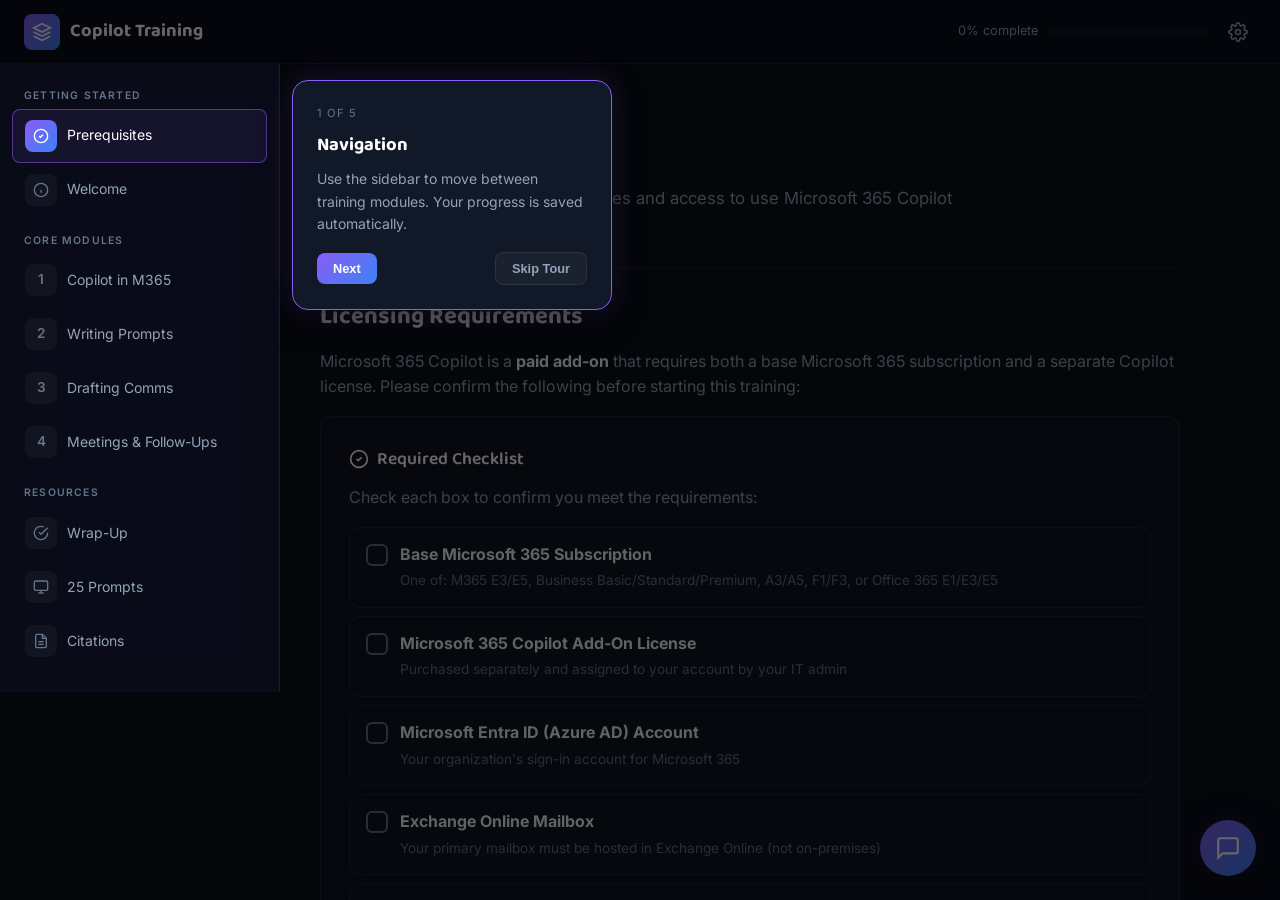
<file: index.html>
<!DOCTYPE html>
<html lang="en">

<head>
  <meta charset="UTF-8">
  <meta name="viewport" content="width=device-width, initial-scale=1.0">
  <title>Microsoft Copilot Training — Executive Assistants & Admins</title>
  <meta name="description"
    content="Interactive 60-minute training tutorial on Microsoft 365 Copilot for Executive Assistants and Admins. AI-guided learning with hands-on exercises.">
  <link rel="stylesheet" href="styles.css">
  <link rel="icon"
    href="data:image/svg+xml,<svg xmlns='http://www.w3.org/2000/svg' viewBox='0 0 100 100'><rect width='100' height='100' rx='20' fill='%238b5cf6'/><text y='72' x='18' font-size='60' fill='white' font-family='sans-serif' font-weight='bold'>C</text></svg>">
</head>

<body>

  <!-- ======== TOPBAR ======== -->
  <header class="topbar">
    <div class="topbar-left">
      <button class="hamburger" id="hamburger" aria-label="Toggle navigation">
        <svg viewBox="0 0 24 24" fill="none" stroke="currentColor" stroke-width="2">
          <line x1="3" y1="6" x2="21" y2="6" />
          <line x1="3" y1="12" x2="21" y2="12" />
          <line x1="3" y1="18" x2="21" y2="18" />
        </svg>
      </button>
      <div class="topbar-brand">
        <div class="brand-icon">
          <svg width="20" height="20" viewBox="0 0 24 24" fill="none" stroke="white" stroke-width="2">
            <path d="M12 2L2 7l10 5 10-5-10-5z" />
            <path d="M2 17l10 5 10-5" />
            <path d="M2 12l10 5 10-5" />
          </svg>
        </div>
        Copilot Training
      </div>
    </div>
    <div class="topbar-right">
      <div class="progress-container">
        <span class="progress-text" id="progressText">0% complete</span>
        <div class="progress-bar-track">
          <div class="progress-bar-fill" id="progressFill"></div>
        </div>
      </div>
      <button class="btn-icon" id="settingsBtn" aria-label="Settings" title="API Key Settings">
        <svg viewBox="0 0 24 24" fill="none" stroke="currentColor" stroke-width="2">
          <circle cx="12" cy="12" r="3" />
          <path
            d="M19.4 15a1.65 1.65 0 0 0 .33 1.82l.06.06a2 2 0 0 1-2.83 2.83l-.06-.06a1.65 1.65 0 0 0-1.82-.33 1.65 1.65 0 0 0-1 1.51V21a2 2 0 0 1-4 0v-.09A1.65 1.65 0 0 0 9 19.4a1.65 1.65 0 0 0-1.82.33l-.06.06a2 2 0 0 1-2.83-2.83l.06-.06A1.65 1.65 0 0 0 4.68 15a1.65 1.65 0 0 0-1.51-1H3a2 2 0 0 1 0-4h.09A1.65 1.65 0 0 0 4.6 9a1.65 1.65 0 0 0-.33-1.82l-.06-.06a2 2 0 0 1 2.83-2.83l.06.06A1.65 1.65 0 0 0 9 4.68a1.65 1.65 0 0 0 1-1.51V3a2 2 0 0 1 4 0v.09a1.65 1.65 0 0 0 1 1.51 1.65 1.65 0 0 0 1.82-.33l.06-.06a2 2 0 0 1 2.83 2.83l-.06.06A1.65 1.65 0 0 0 19.4 9a1.65 1.65 0 0 0 1.51 1H21a2 2 0 0 1 0 4h-.09a1.65 1.65 0 0 0-1.51 1z" />
        </svg>
      </button>
    </div>
  </header>

  <!-- ======== SIDEBAR ======== -->
  <nav class="sidebar" id="sidebar">
    <div class="sidebar-section">
      <div class="sidebar-label">Getting Started</div>
      <div class="nav-item active" data-module="prerequisites">
        <div class="nav-icon">
          <svg width="16" height="16" viewBox="0 0 24 24" fill="none" stroke="currentColor" stroke-width="2">
            <path d="M9 12l2 2 4-4" />
            <circle cx="12" cy="12" r="10" />
          </svg>
        </div>
        <span class="nav-label">Prerequisites</span>
        <svg class="nav-check" viewBox="0 0 24 24" fill="none" stroke="currentColor" stroke-width="2.5">
          <polyline points="20 6 9 17 4 12" />
        </svg>
      </div>
      <div class="nav-item" data-module="welcome">
        <div class="nav-icon">
          <svg width="16" height="16" viewBox="0 0 24 24" fill="none" stroke="currentColor" stroke-width="2">
            <circle cx="12" cy="12" r="10" />
            <line x1="12" y1="16" x2="12" y2="12" />
            <line x1="12" y1="8" x2="12.01" y2="8" />
          </svg>
        </div>
        <span class="nav-label">Welcome</span>
        <svg class="nav-check" viewBox="0 0 24 24" fill="none" stroke="currentColor" stroke-width="2.5">
          <polyline points="20 6 9 17 4 12" />
        </svg>
      </div>
    </div>
    <div class="sidebar-section">
      <div class="sidebar-label">Core Modules</div>
      <div class="nav-item" data-module="module1">
        <div class="nav-icon">1</div>
        <span class="nav-label">Copilot in M365</span>
        <svg class="nav-check" viewBox="0 0 24 24" fill="none" stroke="currentColor" stroke-width="2.5">
          <polyline points="20 6 9 17 4 12" />
        </svg>
      </div>
      <div class="nav-item" data-module="module2">
        <div class="nav-icon">2</div>
        <span class="nav-label">Writing Prompts</span>
        <svg class="nav-check" viewBox="0 0 24 24" fill="none" stroke="currentColor" stroke-width="2.5">
          <polyline points="20 6 9 17 4 12" />
        </svg>
      </div>
      <div class="nav-item" data-module="module3">
        <div class="nav-icon">3</div>
        <span class="nav-label">Drafting Comms</span>
        <svg class="nav-check" viewBox="0 0 24 24" fill="none" stroke="currentColor" stroke-width="2.5">
          <polyline points="20 6 9 17 4 12" />
        </svg>
      </div>
      <div class="nav-item" data-module="module4">
        <div class="nav-icon">4</div>
        <span class="nav-label">Meetings & Follow-Ups</span>
        <svg class="nav-check" viewBox="0 0 24 24" fill="none" stroke="currentColor" stroke-width="2.5">
          <polyline points="20 6 9 17 4 12" />
        </svg>
      </div>
    </div>
    <div class="sidebar-section">
      <div class="sidebar-label">Resources</div>
      <div class="nav-item" data-module="wrapup">
        <div class="nav-icon">
          <svg width="16" height="16" viewBox="0 0 24 24" fill="none" stroke="currentColor" stroke-width="2">
            <path d="M22 11.08V12a10 10 0 1 1-5.93-9.14" />
            <polyline points="22 4 12 14.01 9 11.01" />
          </svg>
        </div>
        <span class="nav-label">Wrap-Up</span>
        <svg class="nav-check" viewBox="0 0 24 24" fill="none" stroke="currentColor" stroke-width="2.5">
          <polyline points="20 6 9 17 4 12" />
        </svg>
      </div>
      <div class="nav-item" data-module="reference">
        <div class="nav-icon">
          <svg width="16" height="16" viewBox="0 0 24 24" fill="none" stroke="currentColor" stroke-width="2">
            <rect x="2" y="3" width="20" height="14" rx="2" />
            <line x1="8" y1="21" x2="16" y2="21" />
            <line x1="12" y1="17" x2="12" y2="21" />
          </svg>
        </div>
        <span class="nav-label">25 Prompts</span>
        <svg class="nav-check" viewBox="0 0 24 24" fill="none" stroke="currentColor" stroke-width="2.5">
          <polyline points="20 6 9 17 4 12" />
        </svg>
      </div>
      <div class="nav-item" data-module="citations">
        <div class="nav-icon">
          <svg width="16" height="16" viewBox="0 0 24 24" fill="none" stroke="currentColor" stroke-width="2">
            <path d="M14 2H6a2 2 0 0 0-2 2v16a2 2 0 0 0 2 2h12a2 2 0 0 0 2-2V8z" />
            <polyline points="14 2 14 8 20 8" />
            <line x1="16" y1="13" x2="8" y2="13" />
            <line x1="16" y1="17" x2="8" y2="17" />
          </svg>
        </div>
        <span class="nav-label">Citations</span>
        <svg class="nav-check" viewBox="0 0 24 24" fill="none" stroke="currentColor" stroke-width="2.5">
          <polyline points="20 6 9 17 4 12" />
        </svg>
      </div>
    </div>
  </nav>
  <div class="sidebar-overlay"></div>

  <!-- ======== MAIN CONTENT (rendered by JS) ======== -->
  <main class="main-content" id="moduleContainer"></main>

  <!-- ======== CHAT TOGGLE ======== -->
  <button class="chat-toggle" aria-label="Open AI Assistant">
    <svg viewBox="0 0 24 24" fill="none" stroke="currentColor" stroke-width="2">
      <path d="M21 15a2 2 0 0 1-2 2H7l-4 4V5a2 2 0 0 1 2-2h14a2 2 0 0 1 2 2z" />
    </svg>
  </button>

  <!-- ======== CHAT PANEL ======== -->
  <aside class="chat-panel" id="chatPanel">
    <div class="chat-header">
      <div class="chat-header-title">
        <div class="dot"></div> AI Training Assistant
      </div>
      <button class="btn-icon" id="chatClose" aria-label="Close chat">
        <svg viewBox="0 0 24 24" fill="none" stroke="currentColor" stroke-width="2">
          <line x1="18" y1="6" x2="6" y2="18" />
          <line x1="6" y1="6" x2="18" y2="18" />
        </svg>
      </button>
    </div>
    <div class="chat-messages" id="chatMessages"></div>
    <div class="chat-input-area">
      <textarea class="chat-input" id="chatInput" placeholder="Ask about Copilot..." rows="1"></textarea>
      <button class="chat-send" id="chatSend" aria-label="Send message">
        <svg viewBox="0 0 24 24" fill="none" stroke="currentColor" stroke-width="2">
          <line x1="22" y1="2" x2="11" y2="13" />
          <polygon points="22 2 15 22 11 13 2 9 22 2" />
        </svg>
      </button>
    </div>
  </aside>

  <!-- ======== API KEY MODAL ======== -->
  <div class="modal-overlay" id="apiKeyModal">
    <div class="modal">
      <h2>Set Up AI Assistant</h2>
      <p>Enter your Google Gemini API key to enable the AI training assistant. Your key is stored locally and never sent
        to any server except Google's API.</p>
      <input type="password" class="modal-input" id="apiKeyInput" placeholder="Paste your Gemini API key here...">
      <div class="modal-error" id="apiKeyError"></div>
      <div style="display:flex;gap:10px;justify-content:flex-end">
        <button class="btn btn-secondary" id="apiKeyCancel">Skip for Now</button>
        <button class="btn btn-primary" id="apiKeySave">Save & Continue</button>
      </div>
    </div>
  </div>

  <!-- Scripts: content data first, then app logic -->
  <script src="content.js"></script>
  <script src="app.js"></script>
</body>

</html>
</file>
<file: styles.css>
/* ============================================
   COPILOT TRAINING APP — Design System
   Dark mode, glassmorphism, purple/blue accents
   Font: Inter (body), Baloo 2 (headings)
   ============================================ */

@import url('https://fonts.googleapis.com/css2?family=Inter:wght@300;400;500;600;700&family=Baloo+2:wght@400;500;600;700;800&display=swap');

/* --- CSS Variables --- */
:root {
  --bg-primary: #0a0e1a;
  --bg-secondary: #111827;
  --bg-card: rgba(17, 24, 39, 0.7);
  --bg-glass: rgba(255, 255, 255, 0.04);
  --bg-glass-hover: rgba(255, 255, 255, 0.08);
  --border-glass: rgba(255, 255, 255, 0.08);
  --border-active: rgba(139, 92, 246, 0.5);

  --text-primary: #f1f5f9;
  --text-secondary: #94a3b8;
  --text-muted: #64748b;
  --text-heading: #ffffff;

  --accent-purple: #8b5cf6;
  --accent-blue: #3b82f6;
  --accent-teal: #14b8a6;
  --accent-pink: #ec4899;
  --accent-gradient: linear-gradient(135deg, #8b5cf6, #3b82f6);
  --accent-gradient-warm: linear-gradient(135deg, #ec4899, #8b5cf6);

  --success: #22c55e;
  --warning: #f59e0b;
  --error: #ef4444;

  --sidebar-width: 280px;
  --topbar-height: 64px;
  --chat-width: 400px;
  --radius: 12px;
  --radius-sm: 8px;
  --radius-lg: 16px;

  --shadow-sm: 0 1px 3px rgba(0, 0, 0, 0.3);
  --shadow-md: 0 4px 12px rgba(0, 0, 0, 0.4);
  --shadow-lg: 0 8px 32px rgba(0, 0, 0, 0.5);
  --shadow-glow: 0 0 20px rgba(139, 92, 246, 0.15);

  --transition-fast: 150ms ease;
  --transition-normal: 250ms ease;
  --transition-slow: 400ms ease;
}

/* --- Reset & Base --- */
*,
*::before,
*::after {
  box-sizing: border-box;
  margin: 0;
  padding: 0;
}

html {
  scroll-behavior: smooth;
}

body {
  font-family: 'Inter', -apple-system, BlinkMacSystemFont, sans-serif;
  background: var(--bg-primary);
  color: var(--text-primary);
  line-height: 1.6;
  min-height: 100vh;
  overflow-x: hidden;
  -webkit-font-smoothing: antialiased;
}

h1,
h2,
h3,
h4,
h5 {
  font-family: 'Baloo 2', 'Inter', sans-serif;
  color: var(--text-heading);
  line-height: 1.3;
}

a {
  color: var(--accent-blue);
  text-decoration: none;
  transition: color var(--transition-fast);
}

a:hover {
  color: var(--accent-purple);
}

/* --- Scrollbar --- */
::-webkit-scrollbar {
  width: 6px;
}

::-webkit-scrollbar-track {
  background: transparent;
}

::-webkit-scrollbar-thumb {
  background: rgba(255, 255, 255, 0.1);
  border-radius: 3px;
}

::-webkit-scrollbar-thumb:hover {
  background: rgba(255, 255, 255, 0.2);
}

/* ============ TOPBAR ============ */
.topbar {
  position: fixed;
  top: 0;
  left: 0;
  right: 0;
  height: var(--topbar-height);
  background: rgba(10, 14, 26, 0.85);
  backdrop-filter: blur(20px);
  border-bottom: 1px solid var(--border-glass);
  display: flex;
  align-items: center;
  justify-content: space-between;
  padding: 0 24px;
  z-index: 100;
}

.topbar-left {
  display: flex;
  align-items: center;
  gap: 16px;
}

.hamburger {
  display: none;
  background: none;
  border: none;
  color: var(--text-primary);
  cursor: pointer;
  padding: 8px;
  border-radius: var(--radius-sm);
  transition: background var(--transition-fast);
}

.hamburger:hover {
  background: var(--bg-glass-hover);
}

.hamburger svg {
  width: 24px;
  height: 24px;
}

.topbar-brand {
  display: flex;
  align-items: center;
  gap: 10px;
  font-family: 'Baloo 2', sans-serif;
  font-weight: 700;
  font-size: 1.15rem;
  color: var(--text-heading);
}

.brand-icon {
  width: 36px;
  height: 36px;
  background: var(--accent-gradient);
  border-radius: var(--radius-sm);
  display: flex;
  align-items: center;
  justify-content: center;
}

.topbar-right {
  display: flex;
  align-items: center;
  gap: 12px;
}

.progress-container {
  display: flex;
  align-items: center;
  gap: 10px;
  font-size: 0.8rem;
  color: var(--text-secondary);
}

.progress-bar-track {
  width: 160px;
  height: 6px;
  background: var(--bg-glass);
  border-radius: 3px;
  overflow: hidden;
}

.progress-bar-fill {
  height: 100%;
  background: var(--accent-gradient);
  border-radius: 3px;
  transition: width var(--transition-slow);
  width: 0%;
}

.btn-icon {
  background: none;
  border: none;
  color: var(--text-secondary);
  cursor: pointer;
  padding: 8px;
  border-radius: var(--radius-sm);
  transition: all var(--transition-fast);
  display: flex;
  align-items: center;
  justify-content: center;
}

.btn-icon:hover {
  background: var(--bg-glass-hover);
  color: var(--text-primary);
}

.btn-icon svg {
  width: 20px;
  height: 20px;
}

/* ============ SIDEBAR ============ */
.sidebar {
  position: fixed;
  top: var(--topbar-height);
  left: 0;
  bottom: 0;
  width: var(--sidebar-width);
  background: rgba(10, 14, 26, 0.9);
  backdrop-filter: blur(20px);
  border-right: 1px solid var(--border-glass);
  overflow-y: auto;
  padding: 16px 12px;
  z-index: 90;
  transition: transform var(--transition-normal);
}

.sidebar-section {
  margin-bottom: 8px;
}

.sidebar-label {
  font-size: 0.65rem;
  font-weight: 600;
  text-transform: uppercase;
  letter-spacing: 1.2px;
  color: var(--text-muted);
  padding: 8px 12px 4px;
}

.nav-item {
  display: flex;
  align-items: center;
  gap: 10px;
  padding: 10px 12px;
  border-radius: var(--radius-sm);
  cursor: pointer;
  transition: all var(--transition-fast);
  font-size: 0.875rem;
  color: var(--text-secondary);
  border: 1px solid transparent;
  user-select: none;
}

.nav-item:hover {
  background: var(--bg-glass-hover);
  color: var(--text-primary);
}

.nav-item.active {
  background: rgba(139, 92, 246, 0.1);
  color: var(--text-heading);
  border-color: var(--border-active);
}

.nav-icon {
  width: 32px;
  height: 32px;
  min-width: 32px;
  border-radius: var(--radius-sm);
  display: flex;
  align-items: center;
  justify-content: center;
  font-size: 0.85rem;
  font-weight: 600;
  background: var(--bg-glass);
  color: var(--text-muted);
  transition: all var(--transition-fast);
}

.nav-item.active .nav-icon {
  background: var(--accent-gradient);
  color: white;
}

.nav-item.completed .nav-icon {
  background: rgba(34, 197, 94, 0.15);
  color: var(--success);
}

.nav-label {
  flex: 1;
}

.nav-check {
  width: 18px;
  height: 18px;
  color: var(--success);
  opacity: 0;
  transition: opacity var(--transition-fast);
}

.nav-item.completed .nav-check {
  opacity: 1;
}

/* ============ MAIN CONTENT ============ */
.main-content {
  position: fixed;
  top: var(--topbar-height);
  left: var(--sidebar-width);
  right: 0;
  bottom: 0;
  padding: 32px 40px 80px;
  overflow-y: auto;
  transition: left var(--transition-normal);
}

.main-content>* {
  max-width: 860px;
}

.module-section {
  display: none;
  animation: fadeIn 0.3s ease;
}

.module-section.active {
  display: block;
}

@keyframes fadeIn {
  from {
    opacity: 0;
    transform: translateY(12px);
  }

  to {
    opacity: 1;
    transform: translateY(0);
  }
}

/* Module header */
.module-header {
  margin-bottom: 32px;
  padding-bottom: 24px;
  border-bottom: 1px solid var(--border-glass);
}

.module-badge {
  display: inline-flex;
  align-items: center;
  gap: 6px;
  padding: 4px 12px;
  border-radius: 20px;
  font-size: 0.75rem;
  font-weight: 600;
  text-transform: uppercase;
  letter-spacing: 0.5px;
  margin-bottom: 12px;
}

.module-badge.intro {
  background: rgba(59, 130, 246, 0.15);
  color: var(--accent-blue);
}

.module-badge.m1 {
  background: rgba(139, 92, 246, 0.15);
  color: var(--accent-purple);
}

.module-badge.m2 {
  background: rgba(20, 184, 166, 0.15);
  color: var(--accent-teal);
}

.module-badge.m3 {
  background: rgba(236, 72, 153, 0.15);
  color: var(--accent-pink);
}

.module-badge.m4 {
  background: rgba(245, 158, 11, 0.15);
  color: var(--warning);
}

.module-badge.wrap {
  background: rgba(34, 197, 94, 0.15);
  color: var(--success);
}

.module-badge.ref {
  background: rgba(139, 92, 246, 0.15);
  color: var(--accent-purple);
}

.module-badge.cite {
  background: rgba(59, 130, 246, 0.15);
  color: var(--accent-blue);
}

.module-header h1 {
  font-size: 2rem;
  margin-bottom: 8px;
}

.module-header p {
  color: var(--text-secondary);
  font-size: 1.05rem;
}

.module-duration {
  display: inline-flex;
  align-items: center;
  gap: 6px;
  font-size: 0.8rem;
  color: var(--text-muted);
  margin-top: 8px;
}

/* --- Content Elements --- */
.content h2 {
  font-size: 1.5rem;
  margin: 36px 0 16px;
  padding-top: 24px;
  border-top: 1px solid var(--border-glass);
}

.content h2:first-child {
  border-top: none;
  padding-top: 0;
  margin-top: 0;
}

.content h3 {
  font-size: 1.15rem;
  margin: 24px 0 12px;
  color: var(--accent-purple);
}

.content h4 {
  font-size: 1rem;
  margin: 20px 0 8px;
}

.content p {
  margin-bottom: 16px;
  color: var(--text-secondary);
}

.content strong {
  color: var(--text-primary);
}

.content ul,
.content ol {
  margin-bottom: 16px;
  padding-left: 24px;
  color: var(--text-secondary);
}

.content li {
  margin-bottom: 8px;
}

/* --- Cards --- */
.card {
  background: var(--bg-card);
  border: 1px solid var(--border-glass);
  border-radius: var(--radius);
  padding: 24px;
  margin-bottom: 20px;
  backdrop-filter: blur(10px);
  transition: border-color var(--transition-fast);
}

.card:hover {
  border-color: rgba(255, 255, 255, 0.12);
}

.card-title {
  font-family: 'Baloo 2', sans-serif;
  font-size: 1.1rem;
  font-weight: 600;
  color: var(--text-heading);
  margin-bottom: 12px;
  display: flex;
  align-items: center;
  gap: 8px;
}

/* --- Tables --- */
.table-wrapper {
  overflow-x: auto;
  margin-bottom: 20px;
  border-radius: var(--radius);
  border: 1px solid var(--border-glass);
}

.content table {
  width: 100%;
  border-collapse: collapse;
  font-size: 0.875rem;
}

.content th {
  background: rgba(139, 92, 246, 0.1);
  color: var(--text-heading);
  font-weight: 600;
  text-align: left;
  padding: 12px 16px;
  border-bottom: 1px solid var(--border-glass);
  white-space: nowrap;
}

.content td {
  padding: 10px 16px;
  border-bottom: 1px solid var(--border-glass);
  color: var(--text-secondary);
  vertical-align: top;
}

.content tr:last-child td {
  border-bottom: none;
}

.content tr:hover td {
  background: var(--bg-glass);
}

/* --- Code / Prompt Blocks --- */
.prompt-block {
  position: relative;
  background: rgba(0, 0, 0, 0.4);
  border: 1px solid var(--border-glass);
  border-radius: var(--radius);
  padding: 16px 48px 16px 16px;
  margin-bottom: 16px;
  font-family: 'Consolas', 'Monaco', monospace;
  font-size: 0.85rem;
  line-height: 1.7;
  color: var(--accent-teal);
  white-space: pre-wrap;
  word-break: break-word;
}

.copy-btn {
  position: absolute;
  top: 8px;
  right: 8px;
  background: var(--bg-glass);
  border: 1px solid var(--border-glass);
  color: var(--text-muted);
  cursor: pointer;
  padding: 6px 8px;
  border-radius: 6px;
  font-size: 0.7rem;
  transition: all var(--transition-fast);
  display: flex;
  align-items: center;
  gap: 4px;
}

.copy-btn:hover {
  background: var(--bg-glass-hover);
  color: var(--text-primary);
}

.copy-btn.copied {
  color: var(--success);
  border-color: rgba(34, 197, 94, 0.3);
}

/* --- Diagrams (ASCII art) --- */
.diagram-block {
  background: rgba(0, 0, 0, 0.3);
  border: 1px solid var(--border-glass);
  border-radius: var(--radius);
  padding: 20px;
  margin-bottom: 20px;
  font-family: 'Consolas', monospace;
  font-size: 0.78rem;
  line-height: 1.5;
  color: var(--text-secondary);
  overflow-x: auto;
  white-space: pre;
}

/* --- Callouts --- */
.callout {
  border-radius: var(--radius);
  padding: 16px 20px;
  margin-bottom: 20px;
  display: flex;
  gap: 12px;
  align-items: flex-start;
  font-size: 0.9rem;
}

.callout-icon {
  min-width: 20px;
  margin-top: 2px;
}

.callout.tip {
  background: rgba(139, 92, 246, 0.1);
  border: 1px solid rgba(139, 92, 246, 0.2);
  color: var(--accent-purple);
}

.callout.warning {
  background: rgba(245, 158, 11, 0.1);
  border: 1px solid rgba(245, 158, 11, 0.2);
  color: var(--warning);
}

.callout.important {
  background: rgba(59, 130, 246, 0.1);
  border: 1px solid rgba(59, 130, 246, 0.2);
  color: var(--accent-blue);
}

.callout.success {
  background: rgba(34, 197, 94, 0.1);
  border: 1px solid rgba(34, 197, 94, 0.2);
  color: var(--success);
}

/* --- Exercise Blocks --- */
.exercise-block {
  background: linear-gradient(135deg, rgba(139, 92, 246, 0.08), rgba(59, 130, 246, 0.08));
  border: 1px solid rgba(139, 92, 246, 0.2);
  border-radius: var(--radius-lg);
  padding: 28px;
  margin: 28px 0;
}

.exercise-title {
  font-family: 'Baloo 2', sans-serif;
  font-size: 1.15rem;
  font-weight: 700;
  color: var(--accent-purple);
  margin-bottom: 12px;
  display: flex;
  align-items: center;
  gap: 8px;
}

.exercise-block p,
.exercise-block ol,
.exercise-block li {
  color: var(--text-secondary);
}

.exercise-textarea {
  width: 100%;
  min-height: 100px;
  background: rgba(0, 0, 0, 0.3);
  border: 1px solid var(--border-glass);
  border-radius: var(--radius);
  padding: 14px;
  color: var(--text-primary);
  font-family: 'Consolas', monospace;
  font-size: 0.85rem;
  resize: vertical;
  margin-top: 12px;
  transition: border-color var(--transition-fast);
}

.exercise-textarea:focus {
  outline: none;
  border-color: var(--accent-purple);
}

.exercise-textarea::placeholder {
  color: var(--text-muted);
}

.exercise-actions {
  display: flex;
  gap: 10px;
  margin-top: 12px;
  flex-wrap: wrap;
}

/* --- Buttons --- */
.btn {
  display: inline-flex;
  align-items: center;
  gap: 8px;
  padding: 10px 20px;
  border-radius: var(--radius-sm);
  font-size: 0.85rem;
  font-weight: 600;
  cursor: pointer;
  border: none;
  transition: all var(--transition-fast);
}

.btn-primary {
  background: var(--accent-gradient);
  color: white;
}

.btn-primary:hover {
  box-shadow: var(--shadow-glow);
  transform: translateY(-1px);
}

.btn-secondary {
  background: var(--bg-glass);
  border: 1px solid var(--border-glass);
  color: var(--text-secondary);
}

.btn-secondary:hover {
  background: var(--bg-glass-hover);
  color: var(--text-primary);
}

.btn-success {
  background: rgba(34, 197, 94, 0.15);
  border: 1px solid rgba(34, 197, 94, 0.3);
  color: var(--success);
}

.btn-success:hover {
  background: rgba(34, 197, 94, 0.25);
}

/* --- Completion Button --- */
.complete-module-btn {
  display: flex;
  align-items: center;
  justify-content: center;
  gap: 8px;
  width: 100%;
  padding: 14px;
  margin-top: 32px;
  border-radius: var(--radius);
  font-size: 0.95rem;
  font-weight: 600;
  cursor: pointer;
  border: 2px dashed var(--border-glass);
  background: transparent;
  color: var(--text-secondary);
  transition: all var(--transition-normal);
}

.complete-module-btn:hover {
  border-color: var(--accent-purple);
  background: rgba(139, 92, 246, 0.05);
  color: var(--text-primary);
}

.complete-module-btn.completed {
  border-style: solid;
  border-color: rgba(34, 197, 94, 0.3);
  background: rgba(34, 197, 94, 0.08);
  color: var(--success);
  cursor: default;
}

/* ============ AI CHAT PANEL ============ */
.chat-toggle {
  position: fixed;
  bottom: 24px;
  right: 24px;
  width: 56px;
  height: 56px;
  border-radius: 50%;
  background: var(--accent-gradient);
  border: none;
  color: white;
  cursor: pointer;
  box-shadow: var(--shadow-lg), var(--shadow-glow);
  z-index: 200;
  display: flex;
  align-items: center;
  justify-content: center;
  transition: all var(--transition-normal);
}

.chat-toggle:hover {
  transform: scale(1.08);
}

.chat-toggle svg {
  width: 26px;
  height: 26px;
}

.chat-toggle.has-panel-open {
  display: none;
}

.chat-panel {
  position: fixed;
  top: var(--topbar-height);
  right: 0;
  bottom: 0;
  width: var(--chat-width);
  background: rgba(10, 14, 26, 0.95);
  backdrop-filter: blur(24px);
  border-left: 1px solid var(--border-glass);
  z-index: 95;
  display: flex;
  flex-direction: column;
  transform: translateX(100%);
  transition: transform var(--transition-normal);
}

.chat-panel.open {
  transform: translateX(0);
}

.chat-header {
  display: flex;
  align-items: center;
  justify-content: space-between;
  padding: 16px 20px;
  border-bottom: 1px solid var(--border-glass);
}

.chat-header-title {
  display: flex;
  align-items: center;
  gap: 10px;
  font-family: 'Baloo 2', sans-serif;
  font-weight: 700;
  font-size: 1rem;
}

.chat-header-title .dot {
  width: 8px;
  height: 8px;
  border-radius: 50%;
  background: var(--success);
  animation: pulse 2s infinite;
}

@keyframes pulse {

  0%,
  100% {
    opacity: 1;
  }

  50% {
    opacity: 0.4;
  }
}

.chat-messages {
  flex: 1;
  overflow-y: auto;
  padding: 16px;
  display: flex;
  flex-direction: column;
  gap: 12px;
}

.chat-msg {
  max-width: 88%;
  padding: 12px 16px;
  border-radius: var(--radius);
  font-size: 0.875rem;
  line-height: 1.6;
  animation: msgIn 0.25s ease;
}

@keyframes msgIn {
  from {
    opacity: 0;
    transform: translateY(8px);
  }

  to {
    opacity: 1;
    transform: translateY(0);
  }
}

.chat-msg.ai {
  align-self: flex-start;
  background: var(--bg-glass);
  border: 1px solid var(--border-glass);
  color: var(--text-secondary);
}

.chat-msg.user {
  align-self: flex-end;
  background: rgba(139, 92, 246, 0.2);
  border: 1px solid rgba(139, 92, 246, 0.3);
  color: var(--text-primary);
}

.chat-msg.ai strong {
  color: var(--text-primary);
}

.chat-msg.ai code {
  background: rgba(0, 0, 0, 0.3);
  padding: 2px 6px;
  border-radius: 4px;
  font-size: 0.8rem;
  color: var(--accent-teal);
}

.typing-indicator {
  display: flex;
  gap: 4px;
  padding: 12px 16px;
  align-self: flex-start;
}

.typing-indicator span {
  width: 6px;
  height: 6px;
  border-radius: 50%;
  background: var(--text-muted);
  animation: typingBounce 1.4s infinite;
}

.typing-indicator span:nth-child(2) {
  animation-delay: 0.2s;
}

.typing-indicator span:nth-child(3) {
  animation-delay: 0.4s;
}

@keyframes typingBounce {

  0%,
  60%,
  100% {
    transform: translateY(0);
  }

  30% {
    transform: translateY(-6px);
  }
}

.chat-input-area {
  padding: 16px;
  border-top: 1px solid var(--border-glass);
  display: flex;
  gap: 8px;
}

.chat-input {
  flex: 1;
  background: var(--bg-glass);
  border: 1px solid var(--border-glass);
  border-radius: var(--radius);
  padding: 12px 14px;
  color: var(--text-primary);
  font-family: 'Inter', sans-serif;
  font-size: 0.875rem;
  resize: none;
  min-height: 44px;
  max-height: 120px;
  transition: border-color var(--transition-fast);
}

.chat-input:focus {
  outline: none;
  border-color: var(--accent-purple);
}

.chat-input::placeholder {
  color: var(--text-muted);
}

.chat-send {
  width: 44px;
  height: 44px;
  border-radius: var(--radius);
  background: var(--accent-gradient);
  border: none;
  color: white;
  cursor: pointer;
  display: flex;
  align-items: center;
  justify-content: center;
  transition: all var(--transition-fast);
  flex-shrink: 0;
}

.chat-send:hover {
  box-shadow: var(--shadow-glow);
}

.chat-send:disabled {
  opacity: 0.4;
  cursor: not-allowed;
}

.chat-send svg {
  width: 18px;
  height: 18px;
}

/* ============ API KEY MODAL ============ */
.modal-overlay {
  position: fixed;
  inset: 0;
  background: rgba(0, 0, 0, 0.7);
  backdrop-filter: blur(8px);
  z-index: 500;
  display: flex;
  align-items: center;
  justify-content: center;
  padding: 20px;
  opacity: 0;
  visibility: hidden;
  transition: all var(--transition-normal);
}

.modal-overlay.visible {
  opacity: 1;
  visibility: visible;
}

.modal {
  background: var(--bg-secondary);
  border: 1px solid var(--border-glass);
  border-radius: var(--radius-lg);
  padding: 36px;
  max-width: 480px;
  width: 100%;
  box-shadow: var(--shadow-lg);
  transform: scale(0.95);
  transition: transform var(--transition-normal);
}

.modal-overlay.visible .modal {
  transform: scale(1);
}

.modal h2 {
  font-size: 1.4rem;
  margin-bottom: 8px;
}

.modal p {
  color: var(--text-secondary);
  font-size: 0.9rem;
  margin-bottom: 20px;
}

.modal-input {
  width: 100%;
  background: rgba(0, 0, 0, 0.3);
  border: 1px solid var(--border-glass);
  border-radius: var(--radius);
  padding: 12px 14px;
  color: var(--text-primary);
  font-family: 'Inter', sans-serif;
  font-size: 0.9rem;
  margin-bottom: 16px;
  transition: border-color var(--transition-fast);
}

.modal-input:focus {
  outline: none;
  border-color: var(--accent-purple);
}

.modal-error {
  color: var(--error);
  font-size: 0.8rem;
  margin-bottom: 12px;
  display: none;
}

/* ============ RESPONSIVE ============ */
@media (max-width: 1024px) {
  .chat-panel {
    width: 100%;
    max-width: 400px;
  }
}

@media (max-width: 768px) {
  .hamburger {
    display: flex;
  }

  .sidebar {
    transform: translateX(-100%);
    width: 280px;
  }

  .sidebar.open {
    transform: translateX(0);
  }

  .main-content {
    left: 0;
    padding: 24px 16px 80px;
  }

  .progress-container .progress-text {
    display: none;
  }

  .progress-bar-track {
    width: 100px;
  }

  .chat-panel {
    max-width: 100%;
    width: 100%;
  }
}

.sidebar-overlay {
  display: none;
  position: fixed;
  inset: 0;
  background: rgba(0, 0, 0, 0.5);
  z-index: 85;
}

.sidebar-overlay.active {
  display: block;
}

/* ============ MISC ============ */
.flow-diagram {
  display: grid;
  gap: 8px;
  margin-bottom: 20px;
}

.flow-step {
  background: var(--bg-glass);
  border: 1px solid var(--border-glass);
  border-radius: var(--radius);
  padding: 16px;
  display: flex;
  align-items: center;
  gap: 12px;
  transition: border-color var(--transition-fast);
}

.flow-step:hover {
  border-color: rgba(139, 92, 246, 0.3);
}

.flow-number {
  width: 32px;
  height: 32px;
  min-width: 32px;
  border-radius: 50%;
  background: var(--accent-gradient);
  color: white;
  display: flex;
  align-items: center;
  justify-content: center;
  font-weight: 700;
  font-size: 0.85rem;
}

.flow-arrow {
  text-align: center;
  color: var(--text-muted);
  font-size: 1.2rem;
  padding: 4px 0;
}

/* Highlight keywords */
.kw-purple {
  color: var(--accent-purple);
  font-weight: 600;
}

.kw-blue {
  color: var(--accent-blue);
  font-weight: 600;
}

.kw-teal {
  color: var(--accent-teal);
  font-weight: 600;
}

.kw-pink {
  color: var(--accent-pink);
  font-weight: 600;
}

/* Chat message markdown rendering */
.chat-msg.ai p {
  margin-bottom: 8px;
  color: inherit;
}

.chat-msg.ai p:last-child {
  margin-bottom: 0;
}

.chat-msg.ai ul {
  margin: 8px 0;
  padding-left: 18px;
}

.chat-msg.ai li {
  margin-bottom: 4px;
}

.chat-msg.ai h3,
.chat-msg.ai h4 {
  margin: 8px 0 4px;
  font-size: 0.9rem;
}

/* ============ PREREQUISITES CHECKLIST ============ */
.prereq-check {
  display: flex;
  align-items: flex-start;
  gap: 12px;
  padding: 14px 16px;
  border-radius: var(--radius);
  cursor: pointer;
  transition: background var(--transition-fast);
  margin-bottom: 8px;
  border: 1px solid var(--border-glass);
}

.prereq-check:hover {
  background: var(--bg-glass);
}

.prereq-checkbox {
  display: none;
}

.prereq-checkmark {
  width: 22px;
  height: 22px;
  min-width: 22px;
  border: 2px solid var(--text-muted);
  border-radius: 6px;
  display: flex;
  align-items: center;
  justify-content: center;
  transition: all var(--transition-fast);
  margin-top: 2px;
}

.prereq-checkbox:checked+.prereq-checkmark {
  background: var(--accent-gradient);
  border-color: var(--accent-purple);
}

.prereq-checkbox:checked+.prereq-checkmark::after {
  content: '';
  width: 6px;
  height: 10px;
  border: solid white;
  border-width: 0 2px 2px 0;
  transform: rotate(45deg);
  margin-top: -2px;
}

.prereq-confirm-btn {
  width: 100%;
  padding: 14px;
  margin-top: 20px;
  font-size: 1rem;
  justify-content: center;
}

.prereq-confirm-btn:disabled {
  opacity: 0.4;
  cursor: not-allowed;
  transform: none !important;
  box-shadow: none !important;
}

.module-badge.prereq {
  background: rgba(245, 158, 11, 0.15);
  color: var(--warning);
}

/* ============ GUIDED TOUR ============ */
.tour-overlay {
  position: fixed;
  inset: 0;
  background: rgba(0, 0, 0, 0.6);
  z-index: 1000;
  animation: fadeIn 0.2s ease;
}

.tour-tooltip {
  position: fixed;
  background: var(--bg-secondary);
  border: 1px solid var(--accent-purple);
  border-radius: var(--radius-lg);
  padding: 24px;
  width: 320px;
  z-index: 1002;
  box-shadow: var(--shadow-lg), 0 0 30px rgba(139, 92, 246, 0.2);
  animation: fadeIn 0.25s ease;
}

.tour-step-counter {
  font-size: 0.7rem;
  color: var(--text-muted);
  text-transform: uppercase;
  letter-spacing: 1px;
  margin-bottom: 8px;
}

.tour-title {
  font-family: 'Baloo 2', sans-serif;
  font-size: 1.15rem;
  font-weight: 700;
  color: var(--text-heading);
  margin-bottom: 8px;
}

.tour-text {
  font-size: 0.875rem;
  color: var(--text-secondary);
  line-height: 1.6;
  margin-bottom: 16px;
}

.tour-actions {
  display: flex;
  gap: 8px;
  align-items: center;
}

.tour-actions .btn {
  padding: 8px 16px;
  font-size: 0.8rem;
}

/* ============ TUTORIAL MEDIA ============ */
.video-container {
  position: relative;
  padding-bottom: 56.25%;
  height: 0;
  overflow: hidden;
  border-radius: var(--radius);
  border: 1px solid var(--border-glass);
  margin: 20px 0;
  box-shadow: var(--shadow-md);
}

.video-container iframe {
  position: absolute;
  top: 0;
  left: 0;
  width: 100%;
  height: 100%;
  border: none;
}

.tutorial-image {
  width: 100%;
  max-width: 100%;
  border-radius: var(--radius);
  border: 1px solid var(--border-glass);
  margin: 16px 0;
  box-shadow: var(--shadow-md);
  transition: transform var(--transition-normal), box-shadow var(--transition-normal);
}

.tutorial-image:hover {
  transform: scale(1.01);
  box-shadow: var(--shadow-lg);
}

.media-caption {
  font-size: 0.78rem;
  color: var(--text-muted);
  text-align: center;
  margin: -8px 0 20px;
  font-style: italic;
}

.media-section {
  margin: 28px 0;
  padding: 20px;
  background: var(--bg-glass);
  border: 1px solid var(--border-glass);
  border-radius: var(--radius-lg);
}

.media-section-title {
  font-family: 'Baloo 2', sans-serif;
  font-size: 1rem;
  font-weight: 600;
  color: var(--text-heading);
  margin-bottom: 12px;
  display: flex;
  align-items: center;
  gap: 8px;
}

@media (prefers-reduced-motion: reduce) {

  *,
  *::before,
  *::after {
    animation-duration: 0.01ms !important;
    transition-duration: 0.01ms !important;
  }
}
</file>
